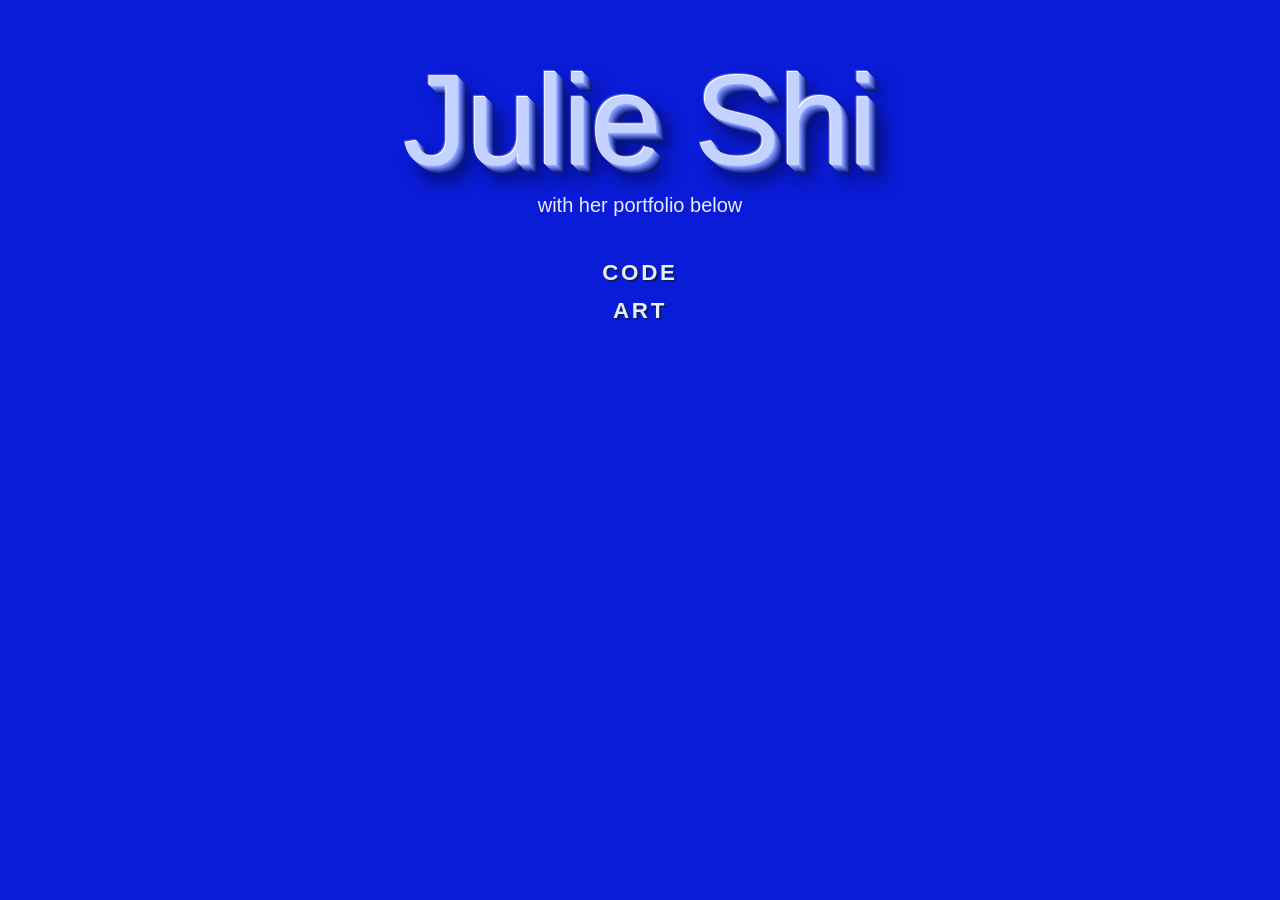
<file: index.html>
<!DOCTYPE html>
<html lang="en">
<head>
  <meta charset="UTF-8">
  <meta name="viewport" content="width=device-width, initial-scale=1.0">
  <title>Julie Shi</title>
  <meta name="description" content="Julie Shi — code and art.">
  <link rel="stylesheet" href="style.css">
</head>
<body>

  <site-header variant="hero"></site-header>

  <!-- About me goes here, beneath the nav -->

  <script src="script.js"></script>
</body>
</html>
</file>
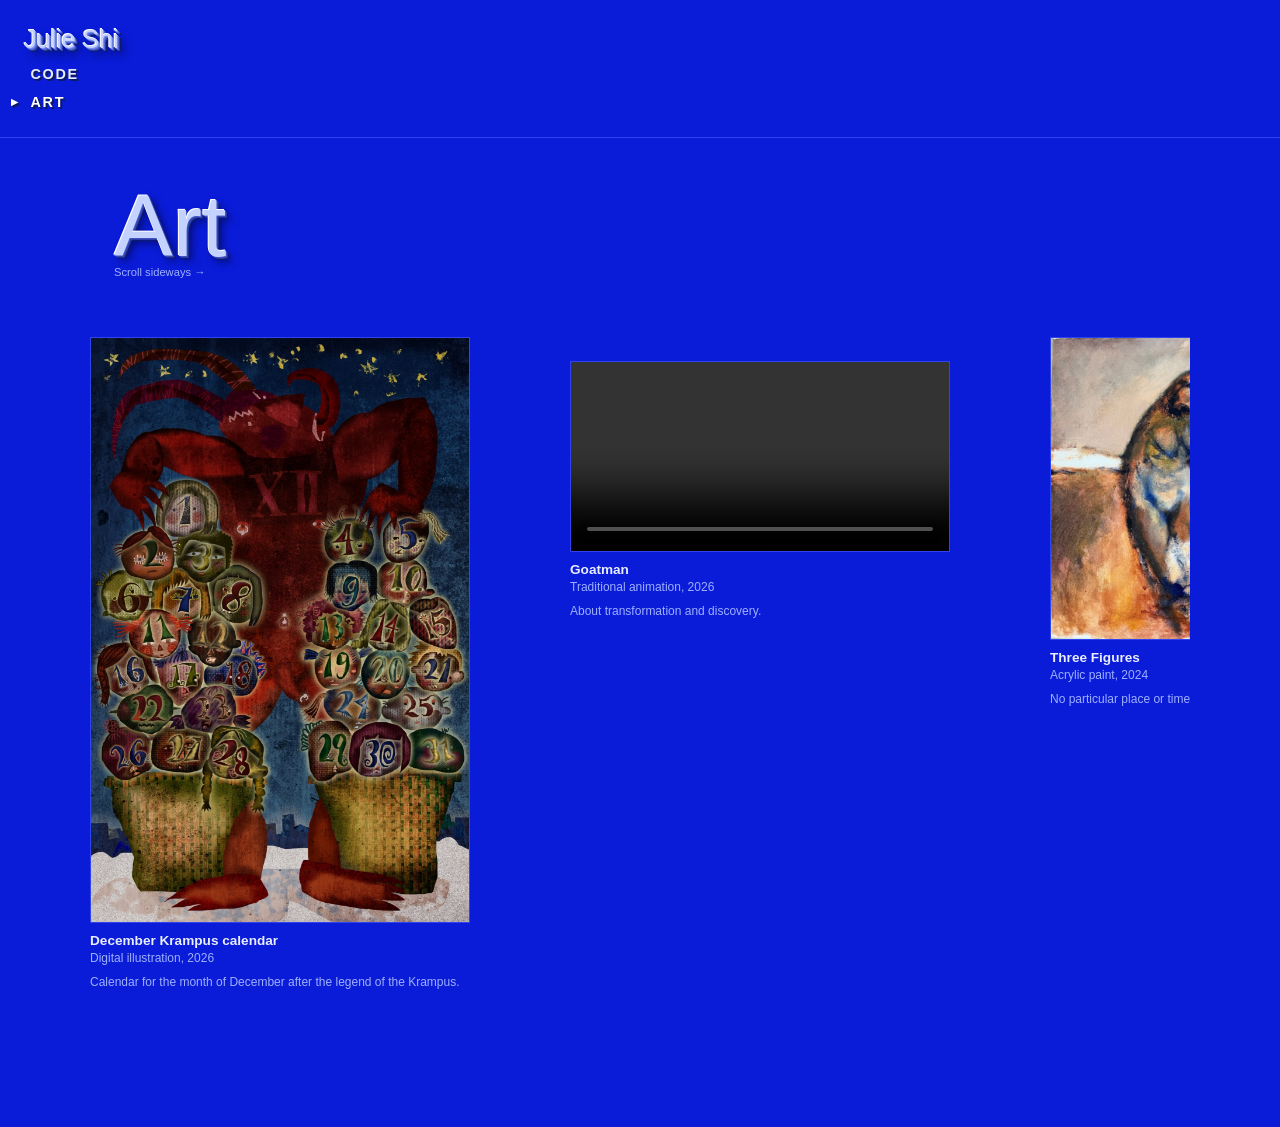
<file: art.html>
<!DOCTYPE html>
<html lang="en">
<head>
  <meta charset="UTF-8">
  <meta name="viewport" content="width=device-width, initial-scale=1.0">
  <title>Art — Julie Shi</title>
  <meta name="description" content="Art by Julie Shi.">
  <link rel="stylesheet" href="style.css">
</head>
<body>

  <site-header variant="compact" current="art"></site-header>

  <main class="page-content">
    <h2 class="category-title">Art</h2>
    <p class="scroll-hint">Scroll sideways &rarr;</p>

    <section class="gallery-rail">
      <!-- december -->
      <figure class="gallery-piece">
        <div class="gallery-piece__frame">
          <img src="assets/paintings/december.jpg" alt="December" width="2000" height="3090" loading="lazy" decoding="async">
        </div>
        <figcaption class="gallery-piece__caption">
          <strong>December Krampus calendar</strong>
          <span class="gallery-piece__meta">Digital illustration, 2026</span>
          <p class="gallery-piece__desc">Calendar for the month of December after the legend of the Krampus.</p>
        </figcaption>
      </figure>

      <!-- goatman-anim -->
      <figure class="gallery-piece">
        <div class="gallery-piece__frame">
          <video src="assets/paintings/goatman-anim-compressed.mp4" width="1648" height="2304" style="display:block;width:100%;height:auto;" autoplay muted loop playsinline controls aria-label="Goatman animation"></video>
        </div>
        <figcaption class="gallery-piece__caption">
          <strong>Goatman</strong>
          <span class="gallery-piece__meta">Traditional animation, 2026</span>
          <p class="gallery-piece__desc">About transformation and discovery.</p>
        </figcaption>
      </figure>

      <!-- painting01 -->
      <figure class="gallery-piece">
        <div class="gallery-piece__frame">
          <img src="assets/paintings/painting01.jpg" alt="Painting 01" width="2000" height="1593" loading="lazy" decoding="async">
        </div>
        <figcaption class="gallery-piece__caption">
          <strong>Three Figures</strong>
          <span class="gallery-piece__meta">Acrylic paint, 2024</span>
          <p class="gallery-piece__desc">No particular place or time.</p>
        </figcaption>
      </figure>

      <!-- painting02 -->
      <figure class="gallery-piece">
        <div class="gallery-piece__frame">
          <img src="assets/paintings/painting02.jpg" alt="Painting 02" width="4284" height="5712" loading="lazy" decoding="async">
        </div>
        <figcaption class="gallery-piece__caption">
          <strong>Untitled</strong>
          <span class="gallery-piece__meta">Oil paint, tree branch, rope, 2026</span>
          <p class="gallery-piece__desc">Tree branches harvested from Central Park in New York City.</p>
        </figcaption>
      </figure>

      <!-- painting03 -->
      <figure class="gallery-piece">
        <div class="gallery-piece__frame">
          <img src="assets/paintings/painting03.jpg" alt="Painting 03" width="4032" height="3024" loading="lazy" decoding="async">
        </div>
        <figcaption class="gallery-piece__caption">
          <strong>Untitled</strong>
          <span class="gallery-piece__meta">Oil paint, 2025</span>
          <p class="gallery-piece__desc">A young woman crawls forwards out from the forest.</p>
        </figcaption>
      </figure>

      <!-- painting04 -->
      <figure class="gallery-piece">
        <div class="gallery-piece__frame">
          <img src="assets/paintings/painting04.jpg" alt="Painting 04" width="2000" height="1468" loading="lazy" decoding="async">
        </div>
        <figcaption class="gallery-piece__caption">
          <strong>Untitled</strong>
          <span class="gallery-piece__meta">Acrylic ink, 2024</span>
          <p class="gallery-piece__desc">Three humans in no particular place or time.</p>
        </figcaption>
      </figure>

      <!-- painting05 -->
      <figure class="gallery-piece">
        <div class="gallery-piece__frame">
          <img src="assets/paintings/painting05.jpg" alt="Painting 05" width="2000" height="1475" loading="lazy" decoding="async">
        </div>
        <figcaption class="gallery-piece__caption">
          <strong>Untitled</strong>
          <span class="gallery-piece__meta">Acrylic ink, 2024</span>
          <p class="gallery-piece__desc">Two humans lose their third brethren to the ice.</p>
        </figcaption>
      </figure>

      <!-- painting06 -->
      <figure class="gallery-piece">
        <div class="gallery-piece__frame">
          <img src="assets/paintings/painting06.jpg" alt="Painting 06" width="2134" height="1230" loading="lazy" decoding="async">
        </div>
        <figcaption class="gallery-piece__caption">
          <strong>Untitled</strong>
          <span class="gallery-piece__meta">Acrylic ink, 2024</span>
          <p class="gallery-piece__desc">The men lose themselves in the woods.</p>
        </figcaption>
      </figure>

      <!-- painting07 -->
      <figure class="gallery-piece">
        <div class="gallery-piece__frame">
          <img src="assets/paintings/painting07.jpeg" alt="Painting 07" width="4032" height="3024" loading="lazy" decoding="async">
        </div>
        <figcaption class="gallery-piece__caption">
          <strong>White Horse</strong>
          <span class="gallery-piece__meta">Oil paint, 2025</span>
          <p class="gallery-piece__desc">A white horse descends upon the city.</p>
        </figcaption>
      </figure>

      <!-- painting08 -->
      <figure class="gallery-piece">
        <div class="gallery-piece__frame">
          <img src="assets/paintings/painting08.jpg" alt="Painting 08" width="4032" height="3024" loading="lazy" decoding="async">
        </div>
        <figcaption class="gallery-piece__caption">
          <strong>Untitled</strong>
          <span class="gallery-piece__meta">Oil paint, 2026</span>
          <p class="gallery-piece__desc">The creatures revel in no particular place or time.</p>
        </figcaption>
      </figure>

      <!-- painting09 -->
      <figure class="gallery-piece">
        <div class="gallery-piece__frame">
          <img src="assets/paintings/painting09.jpg" alt="Painting 09" width="4284" height="5712" loading="lazy" decoding="async">
        </div>
        <figcaption class="gallery-piece__caption">
          <strong>The Dancer</strong>
          <span class="gallery-piece__meta">Oil paint, 2026</span>
          <p class="gallery-piece__desc">She dances.</p>
        </figcaption>
      </figure>

      <!-- painting10 -->
      <figure class="gallery-piece">
        <div class="gallery-piece__frame">
          <img src="assets/paintings/painting10.jpeg" alt="Painting 10" width="4032" height="3024" loading="lazy" decoding="async">
        </div>
        <figcaption class="gallery-piece__caption">
          <strong>The Man</strong>
          <span class="gallery-piece__meta">Acrylic paint, 2024</span>
          <p class="gallery-piece__desc">The turning of the head.</p>
        </figcaption>
      </figure>
    </section>
  </main>

  <script src="script.js"></script>
</body>
</html>
</file>
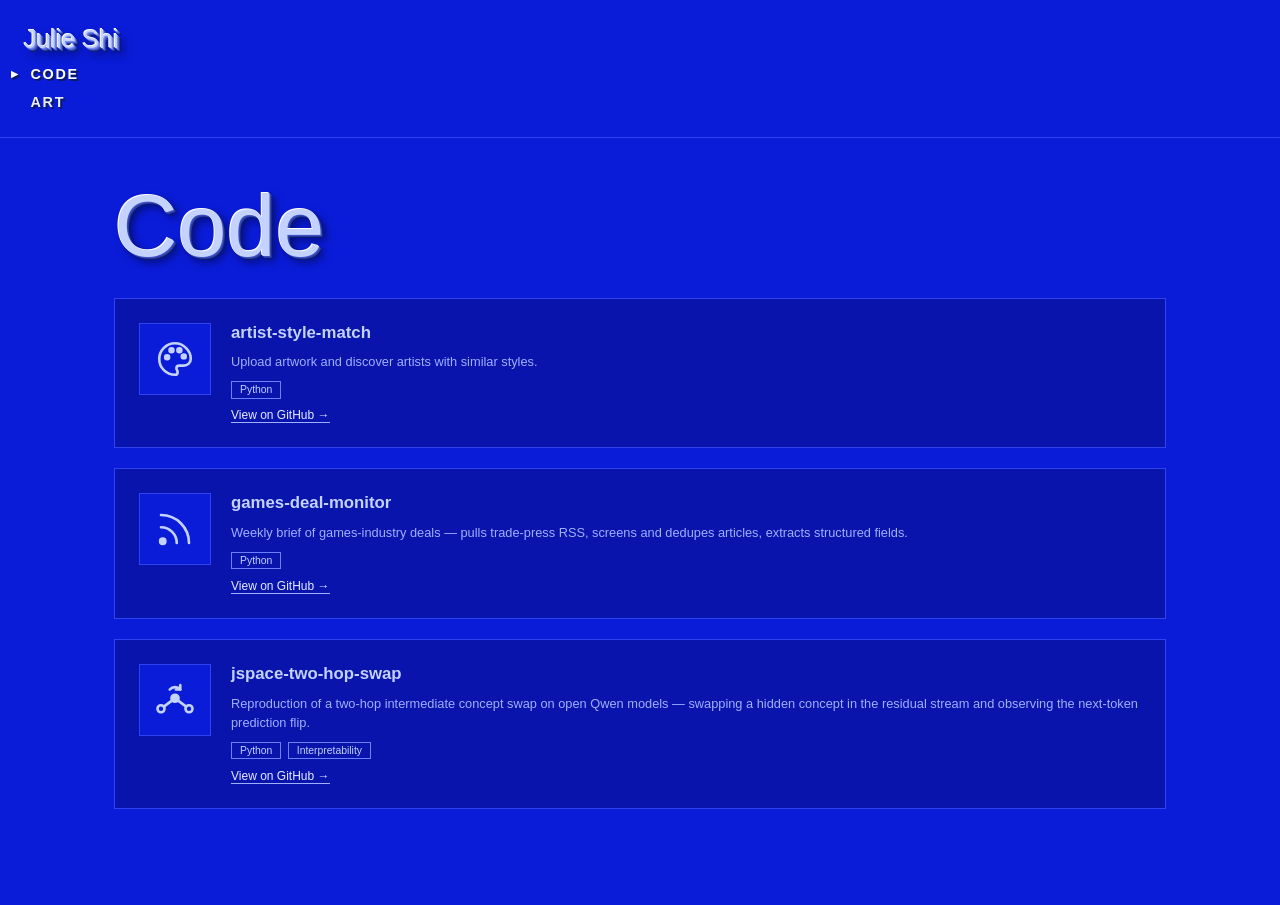
<file: code.html>
<!DOCTYPE html>
<html lang="en">
<head>
  <meta charset="UTF-8">
  <meta name="viewport" content="width=device-width, initial-scale=1.0">
  <title>Code — Julie Shi</title>
  <meta name="description" content="Code projects by Julie Shi.">
  <link rel="stylesheet" href="style.css">
</head>
<body>

  <site-header variant="compact" current="code"></site-header>

  <main class="page-content">
    <h2 class="category-title">Code</h2>

    <section class="project-grid">

      <article class="project-card project-card--row span-full">
        <div class="project-card__thumb">
          <svg viewBox="0 0 24 24" fill="none" stroke="currentColor" stroke-width="1.5" stroke-linecap="round" stroke-linejoin="round" aria-hidden="true"><path d="M12 3a9 9 0 1 0 0 18c1.1 0 1.5-.8 1.5-1.5 0-.9-.7-1.3-.7-2.2 0-.9.7-1.5 1.7-1.5H17a4 4 0 0 0 4-4C21 7.4 17 3 12 3z"/><circle cx="7.5" cy="11" r="1.1" fill="currentColor"/><circle cx="10" cy="7" r="1.1" fill="currentColor"/><circle cx="14.5" cy="7" r="1.1" fill="currentColor"/><circle cx="17" cy="10.5" r="1.1" fill="currentColor"/></svg>
        </div>
        <h3 class="project-card__title">artist-style-match</h3>
        <p class="project-card__desc">Upload artwork and discover artists with similar styles.</p>
        <div class="tag-row">
          <span class="tag">Python</span>
        </div>
        <a class="project-card__link" href="https://github.com/julie988/artist-style-match" target="_blank" rel="noopener">View on GitHub &rarr;</a>
      </article>

      <article class="project-card project-card--row span-full">
        <div class="project-card__thumb">
          <svg viewBox="0 0 24 24" fill="none" stroke="currentColor" stroke-width="1.5" stroke-linecap="round" stroke-linejoin="round" aria-hidden="true"><path d="M4 11a9 9 0 0 1 9 9"/><path d="M4 4a16 16 0 0 1 16 16"/><circle cx="5" cy="19" r="1.5" fill="currentColor"/></svg>
        </div>
        <h3 class="project-card__title">games-deal-monitor</h3>
        <p class="project-card__desc">Weekly brief of games-industry deals — pulls trade-press RSS, screens and dedupes articles, extracts structured fields.</p>
        <div class="tag-row">
          <span class="tag">Python</span>
        </div>
        <a class="project-card__link" href="https://github.com/julie988/games-deal-monitor" target="_blank" rel="noopener">View on GitHub &rarr;</a>
      </article>

      <article class="project-card project-card--row span-full">
        <div class="project-card__thumb">
          <svg viewBox="0 0 24 24" fill="none" stroke="currentColor" stroke-width="1.5" stroke-linecap="round" stroke-linejoin="round" aria-hidden="true"><circle cx="4" cy="17" r="2"/><circle cx="12" cy="11" r="2" fill="currentColor"/><circle cx="20" cy="17" r="2"/><path d="M5.6 15.8l4.8-3.6M13.6 12.2l4.8 3.6"/><path d="M9 6a4 4 0 0 1 6 0"/><path d="M15 3.5V6h-2.5"/></svg>
        </div>
        <h3 class="project-card__title">jspace-two-hop-swap</h3>
        <p class="project-card__desc">Reproduction of a two-hop intermediate concept swap on open Qwen models — swapping a hidden concept in the residual stream and observing the next-token prediction flip.</p>
        <div class="tag-row">
          <span class="tag">Python</span>
          <span class="tag">Interpretability</span>
        </div>
        <a class="project-card__link" href="https://github.com/julie988/jspace-two-hop-swap" target="_blank" rel="noopener">View on GitHub &rarr;</a>
      </article>

    </section>
  </main>

  <script src="script.js"></script>
</body>
</html>
</file>
<file: style.css>
/* ===========================================================
   JULIE SHI — PORTFOLIO
   Design tokens: DVD-blue background, icy-blue embossed wordmark,
   DVD-menu nav, Y2K chrome-bevel treatment.
=========================================================== */

:root {
  --bg:               #0a1cd8;   /* classic DVD-player blue screen */
  --bg-soft:          #0814ac;
  --accent:           #c4d2ff;
  --accent-deep:      #8fa4f5;
  --accent-highlight: #ffffff;
  --accent-dim:       #6c80ff;
  --paper:            #e8edff;
  --paper-dim:        #9fb0ff;
  --line:             #2f43ee;

  --font-display: Arial, 'Helvetica Neue', Helvetica, sans-serif;
  --font-mono:    Arial, 'Helvetica Neue', Helvetica, sans-serif;
}

* { box-sizing: border-box; }

html, body {
  margin: 0;
  padding: 0;
  background: var(--bg);
  color: var(--paper);
  font-family: var(--font-mono);
  -webkit-font-smoothing: antialiased;
}

img { max-width: 100%; display: block; }

a {
  color: inherit;
  text-decoration: none;
}

::selection {
  background: var(--accent);
  color: var(--bg);
}

/* Respect reduced motion */
@media (prefers-reduced-motion: reduce) {
  *, *::before, *::after {
    animation-duration: 0.001ms !important;
    animation-iteration-count: 1 !important;
    transition-duration: 0.001ms !important;
  }
}

/* ===========================================================
   EMBOSSED WORDMARK — chrome/bevel text effect
=========================================================== */

.wordmark {
  font-family: Arial, 'Helvetica Neue', Helvetica, sans-serif;
  font-weight: 400;
  color: var(--accent);
  letter-spacing: -0.01em;
  line-height: 0.9;
  margin: 0;
  /* Bright bevel edge on the top-left, then a stepped extrusion that
     darkens as it recedes down-right, then a soft cast shadow. */
  text-shadow:
    -1px -1px 0 var(--accent-highlight),
    -2px -2px 1px rgba(255, 255, 255, 0.35),
    1px 1px 0 #8fa4f5,
    2px 2px 0 #7a8ff0,
    3px 3px 0 #667be6,
    4px 4px 0 #5266d8,
    5px 5px 0 #3f52c4,
    6px 6px 0 #2c3ea8,
    7px 7px 0 #1b2b8a,
    8px 8px 0 #0c1a6c,
    12px 14px 18px rgba(2, 6, 60, 0.85);
}

.wordmark--hero {
  font-size: clamp(3rem, 13vw, 8rem);
}

.wordmark--compact {
  font-size: clamp(1.1rem, 3vw, 1.6rem);
  text-shadow:
    -1px -1px 0 var(--accent-highlight),
    1px 1px 0 #7a8ff0,
    2px 2px 0 #5266d8,
    3px 3px 0 #2c3ea8,
    4px 4px 0 #0c1a6c,
    6px 7px 8px rgba(2, 6, 60, 0.8);
}

/* Category titles (CODE / DESIGN / ART) get the same bevel */
.category-title {
  font-family: var(--font-display);
  font-weight: 400;
  color: var(--accent);
  font-size: clamp(2.5rem, 9vw, 5.5rem);
  line-height: 0.9;
  margin: 0;
  text-shadow:
    -1px -1px 0 var(--accent-highlight),
    1px 1px 0 #3f52c4,
    2px 2px 0 #2c3ea8,
    3px 3px 0 #0c1a6c,
    5px 5px 8px rgba(2, 6, 60, 0.7);
}

/* ===========================================================
   DVD MENU NAV — stacked vertically, with a ▶ marker that
   lands on the hovered / focused / current item
=========================================================== */

.receipt {
  font-family: Arial, 'Helvetica Neue', Helvetica, sans-serif;
  font-weight: 700;
  font-size: 1.15rem;
  letter-spacing: 0.12em;
  text-transform: uppercase;
  color: var(--paper);
  width: max-content;
}

.receipt ol {
  list-style: none;
  margin: 0;
  padding: 0;
  display: flex;
  flex-direction: column;
  gap: 0.35rem;
}

.receipt li {
  position: relative;
}

.receipt a {
  position: relative;
  display: inline-block;
  padding: 0.2rem 0.4rem;
  text-shadow: 1px 1px 0 #0c1a6c, 2px 2px 0 #0c1a6c;
  transition: color 0.1s ease;
}

/* Marker hangs outside the text so the labels stay aligned/centered */
.receipt a::before {
  content: "\25B6";
  position: absolute;
  right: 100%;
  top: 50%;
  transform: translateY(-50%);
  margin-right: 0.35rem;
  font-size: 0.6em;
  letter-spacing: 0;
  color: var(--accent-highlight);
  opacity: 0;
}

.receipt a:hover,
.receipt a:focus-visible,
.receipt a[aria-current="page"] {
  color: var(--accent-highlight);
}

.receipt a:hover::before,
.receipt a:focus-visible::before,
.receipt a[aria-current="page"]::before {
  opacity: 1;
}

.receipt a:focus-visible {
  outline: none;
}

/* ===========================================================
   SITE HEADER — used on every page via the <site-header> component
=========================================================== */

site-header { display: block; }

.header--hero {
  display: flex;
  flex-direction: column;
  align-items: center;
  justify-content: flex-start;
  gap: 1.5rem;
  text-align: center;
  padding: clamp(2rem, 7vh, 4.5rem) 1.5rem 2rem;
}

.hero-subtitle {
  font-family: Arial, 'Helvetica Neue', Helvetica, sans-serif;
  font-size: clamp(0.95rem, 2.2vw, 1.25rem);
  color: var(--paper);
  margin: -0.5rem 0 1rem;
}

.header--hero .receipt {
  width: auto;
  font-size: 1.4rem;
}

.header--hero .receipt ol {
  align-items: center;
}

.header--compact {
  display: flex;
  flex-direction: column;
  align-items: flex-start;
  gap: 0.75rem;
  padding: 1.75rem 1.5rem 1.5rem;
  border-bottom: 1px solid var(--line);
}

.header--compact .receipt {
  font-size: 0.9rem;
}

.tagline {
  font-family: var(--font-mono);
  color: var(--paper-dim);
  font-size: 0.85rem;
  max-width: 30ch;
}

/* ===========================================================
   PAGE SHELL
=========================================================== */

.page-content {
  padding: 3rem 1.5rem 6rem;
  max-width: 1100px;
  margin: 0 auto;
}

/* ===========================================================
   CODE PAGE — asymmetric grid of project cards
=========================================================== */

.project-grid {
  display: grid;
  grid-template-columns: repeat(6, 1fr);
  gap: 1.25rem;
  margin-top: 2rem;
}

.project-card {
  grid-column: span 6;
  background: var(--bg-soft);
  border: 1px solid var(--line);
  padding: 1.5rem;
  display: flex;
  flex-direction: column;
  gap: 0.85rem;
  transition: border-color 0.15s ease, transform 0.15s ease;
}

.project-card:hover,
.project-card:focus-within {
  border-color: var(--accent-dim);
  transform: translateY(-2px);
}

@media (min-width: 640px) {
  .project-card:nth-child(6n+1) { grid-column: span 4; }
  .project-card:nth-child(6n+2) { grid-column: span 2; }
  .project-card:nth-child(6n+3) { grid-column: span 3; }
  .project-card:nth-child(6n+4) { grid-column: span 3; }
  .project-card:nth-child(6n+5) { grid-column: span 2; }
  .project-card:nth-child(6n+6) { grid-column: span 4; }
  .project-card.span-wide   { grid-column: span 4; }
  .project-card.span-narrow { grid-column: span 2; }
  .project-card.span-full   { grid-column: span 6; }
  .project-card.span-half   { grid-column: span 3; }
}

.project-card__thumb {
  aspect-ratio: 16 / 10;
  background:
    repeating-linear-gradient(135deg,
      var(--accent-dim) 0px, var(--accent-dim) 2px,
      transparent 2px, transparent 14px),
    var(--bg);
  border: 1px solid var(--line);
}

/* Horizontal row variant — small square icon left, info right */
.project-card--row {
  display: grid;
  grid-template-columns: 4.5rem 1fr;
  column-gap: 1.25rem;
  row-gap: 0.6rem;
  align-items: start;
}

.project-card--row > * { grid-column: 2; }

.project-card--row .project-card__thumb {
  grid-column: 1;
  grid-row: 1 / span 4;
  width: 4.5rem;
  aspect-ratio: 1;
  background: var(--bg);
  color: var(--accent);
  display: flex;
  align-items: center;
  justify-content: center;
}

.project-card--row .project-card__thumb svg { width: 60%; height: 60%; }

.project-card__title {
  font-family: var(--font-display);
  color: var(--accent);
  font-size: 1.05rem;
  margin: 0;
}

.project-card__desc {
  font-size: 0.8rem;
  color: var(--paper-dim);
  line-height: 1.5;
  margin: 0;
}

.tag-row {
  display: flex;
  flex-wrap: wrap;
  gap: 0.4rem;
}

.tag {
  font-size: 0.65rem;
  border: 1px solid var(--accent-dim);
  color: var(--accent);
  padding: 0.15rem 0.5rem;
}

.project-card__link {
  font-size: 0.75rem;
  color: var(--paper);
  border-bottom: 1px solid var(--paper-dim);
  width: max-content;
}

.project-card__link:hover { color: var(--accent); border-color: var(--accent); }

/* ===========================================================
   ART PAGE — horizontal scroll gallery
=========================================================== */

.gallery-rail {
  display: flex;
  gap: 1.25rem;
  overflow-x: auto;
  scroll-snap-type: x mandatory;
  padding: 2rem 0 1.5rem;
  margin: 0 -1.5rem;
  padding-left: 1.5rem;
  padding-right: 1.5rem;
}

.gallery-rail::-webkit-scrollbar { height: 6px; }
.gallery-rail::-webkit-scrollbar-thumb { background: var(--accent-dim); }
.gallery-rail::-webkit-scrollbar-track { background: var(--bg-soft); }

.gallery-piece {
  scroll-snap-align: start;
  flex: 0 0 min(78vw, 380px);
  display: flex;
  flex-direction: column;
  gap: 0.65rem;
}

.gallery-piece:nth-child(even) { margin-top: 2.5rem; }

.gallery-piece__frame {
  background: linear-gradient(160deg, var(--accent-dim), var(--bg-soft) 65%);
  border: 1px solid var(--line);
}

.gallery-piece__frame img {
  width: 100%;
  height: auto;
}

.gallery-piece__caption {
  font-size: 0.75rem;
  color: var(--paper-dim);
}

.gallery-piece__caption strong {
  color: var(--paper);
  font-weight: 700;
  display: block;
  font-size: 0.85rem;
  margin-bottom: 0.15rem;
}

.gallery-piece__meta {
  display: block;
  color: var(--paper-dim);
  margin-bottom: 0.5rem;
}

.gallery-piece__desc {
  margin: 0;
  line-height: 1.5;
}

.scroll-hint {
  font-size: 0.7rem;
  color: var(--paper-dim);
  margin-top: 0;
}

/* ===========================================================
   DESIGN PAGE — scattered, off-grid, cursor-reactive
=========================================================== */

.scatter-field {
  position: relative;
  min-height: 70vh;
  margin-top: 1rem;
}

.scatter-item {
  position: absolute;
  width: min(46vw, 260px);
  border: 1px solid var(--line);
  background: var(--bg-soft);
  padding: 1.1rem;
  transition: transform 0.2s ease, border-color 0.2s ease;
  will-change: transform;
}

.scatter-item:hover,
.scatter-item:focus-within {
  border-color: var(--accent);
  z-index: 2;
}

.scatter-item__tag {
  font-size: 0.65rem;
  color: var(--accent);
}

.scatter-item__title {
  font-family: var(--font-display);
  color: var(--paper);
  font-size: 1.1rem;
  margin: 0.4rem 0 0.3rem;
}

.scatter-item__desc {
  font-size: 0.75rem;
  color: var(--paper-dim);
  line-height: 1.5;
  margin: 0;
}

.scatter-note {
  font-size: 0.7rem;
  color: var(--paper-dim);
  max-width: 40ch;
}

@media (max-width: 720px) {
  .scatter-field { min-height: 0; }
  .scatter-item {
    position: static;
    width: 100%;
    margin-bottom: 1rem;
    transform: none !important;
  }
}
</file>
